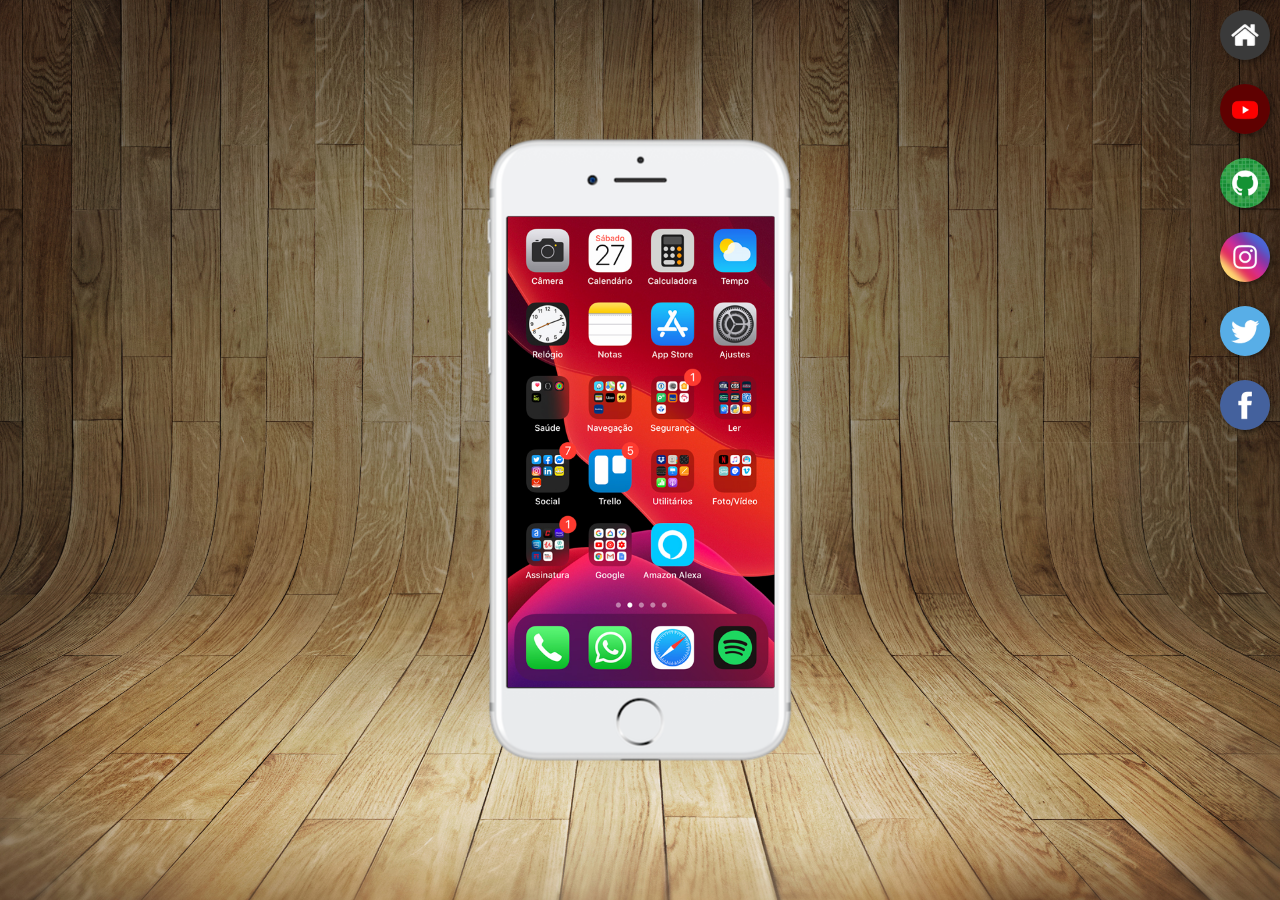
<file: index.html>
<!DOCTYPE html>
<html lang="pt-br">
<head>
    <meta charset="UTF-8">
    <meta http-equiv="X-UA-Compatible" content="IE=edge">
    <meta name="viewport" content="width=device-width, initial-scale=1.0">
    <link rel="shortcut icon" href="favicon.ico" type="image/x-icon">
    <link rel="stylesheet" href="estilos/style.css">
    <title>Projeto Redes Sociais</title>
</head>
<body>
    <main>
        <section id="telefone">
            <iframe src="home.html" frameborder="0" name="tela" id="tela">
                Seu navegador não é compatível com isso.
            </iframe>
        </section>
        <section id="redes-sociais">
            <a href="home.html" target="tela">
                <img src="imagens/logo-home.jpg" alt="Home">
            </a><br>
            <a href="youtube.html" target="tela">
                <img src="imagens/logo-youtube.jpg" alt="Youtube">
            </a><br>
            <a href="github.html" target="tela">
                <img src="imagens/logo-github.jpg" alt="Github">
            </a><br>
            <a href="instagram.html" target="tela">
                <img src="imagens/logo-instagram.jpg" alt="Instagram">
            </a><br>
            <a href="twitter.html" target="tela">
                <img src="imagens/logo-twitter.jpg" alt="Twitter">
            </a><br>
            <a href="facebook.html" target="tela">
                <img src="imagens/logo-facebook.jpg" alt="Facebook">
            </a>
        </section>
    </main>
</body>
</html>
</file>
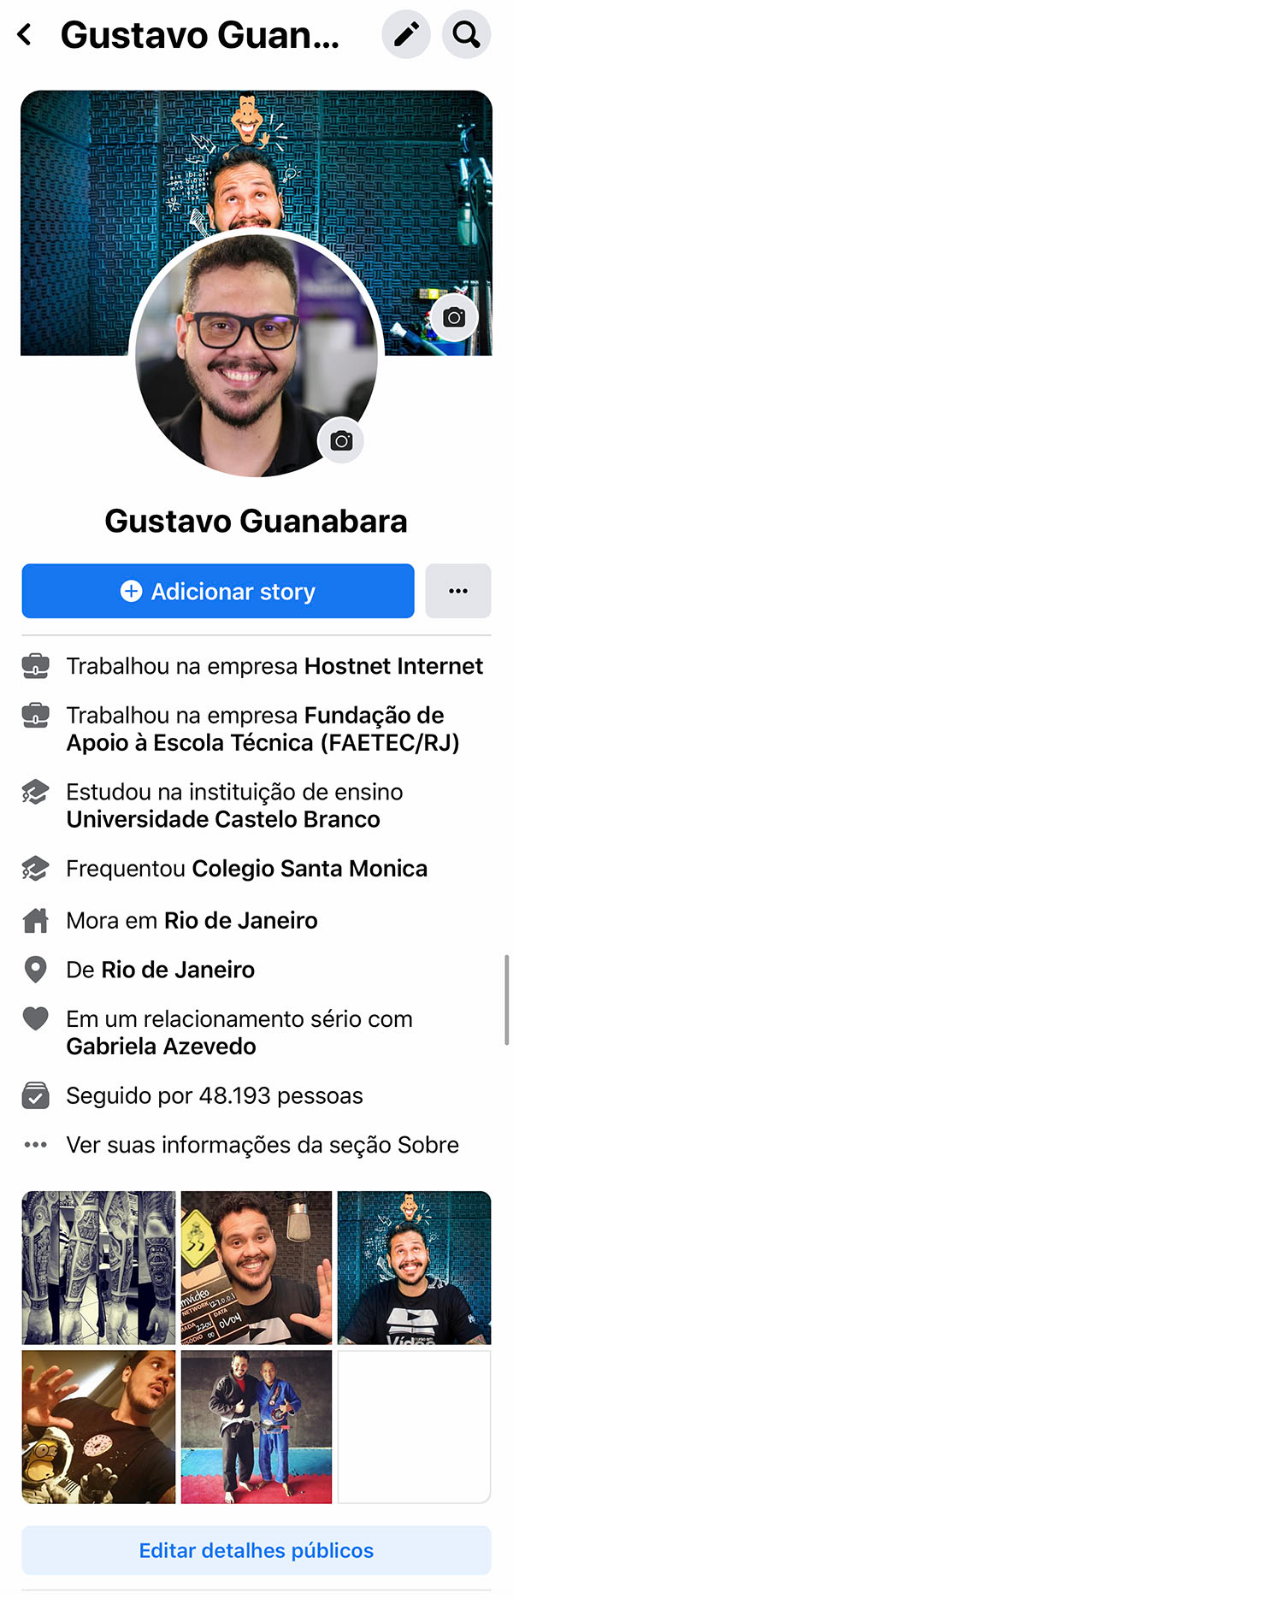
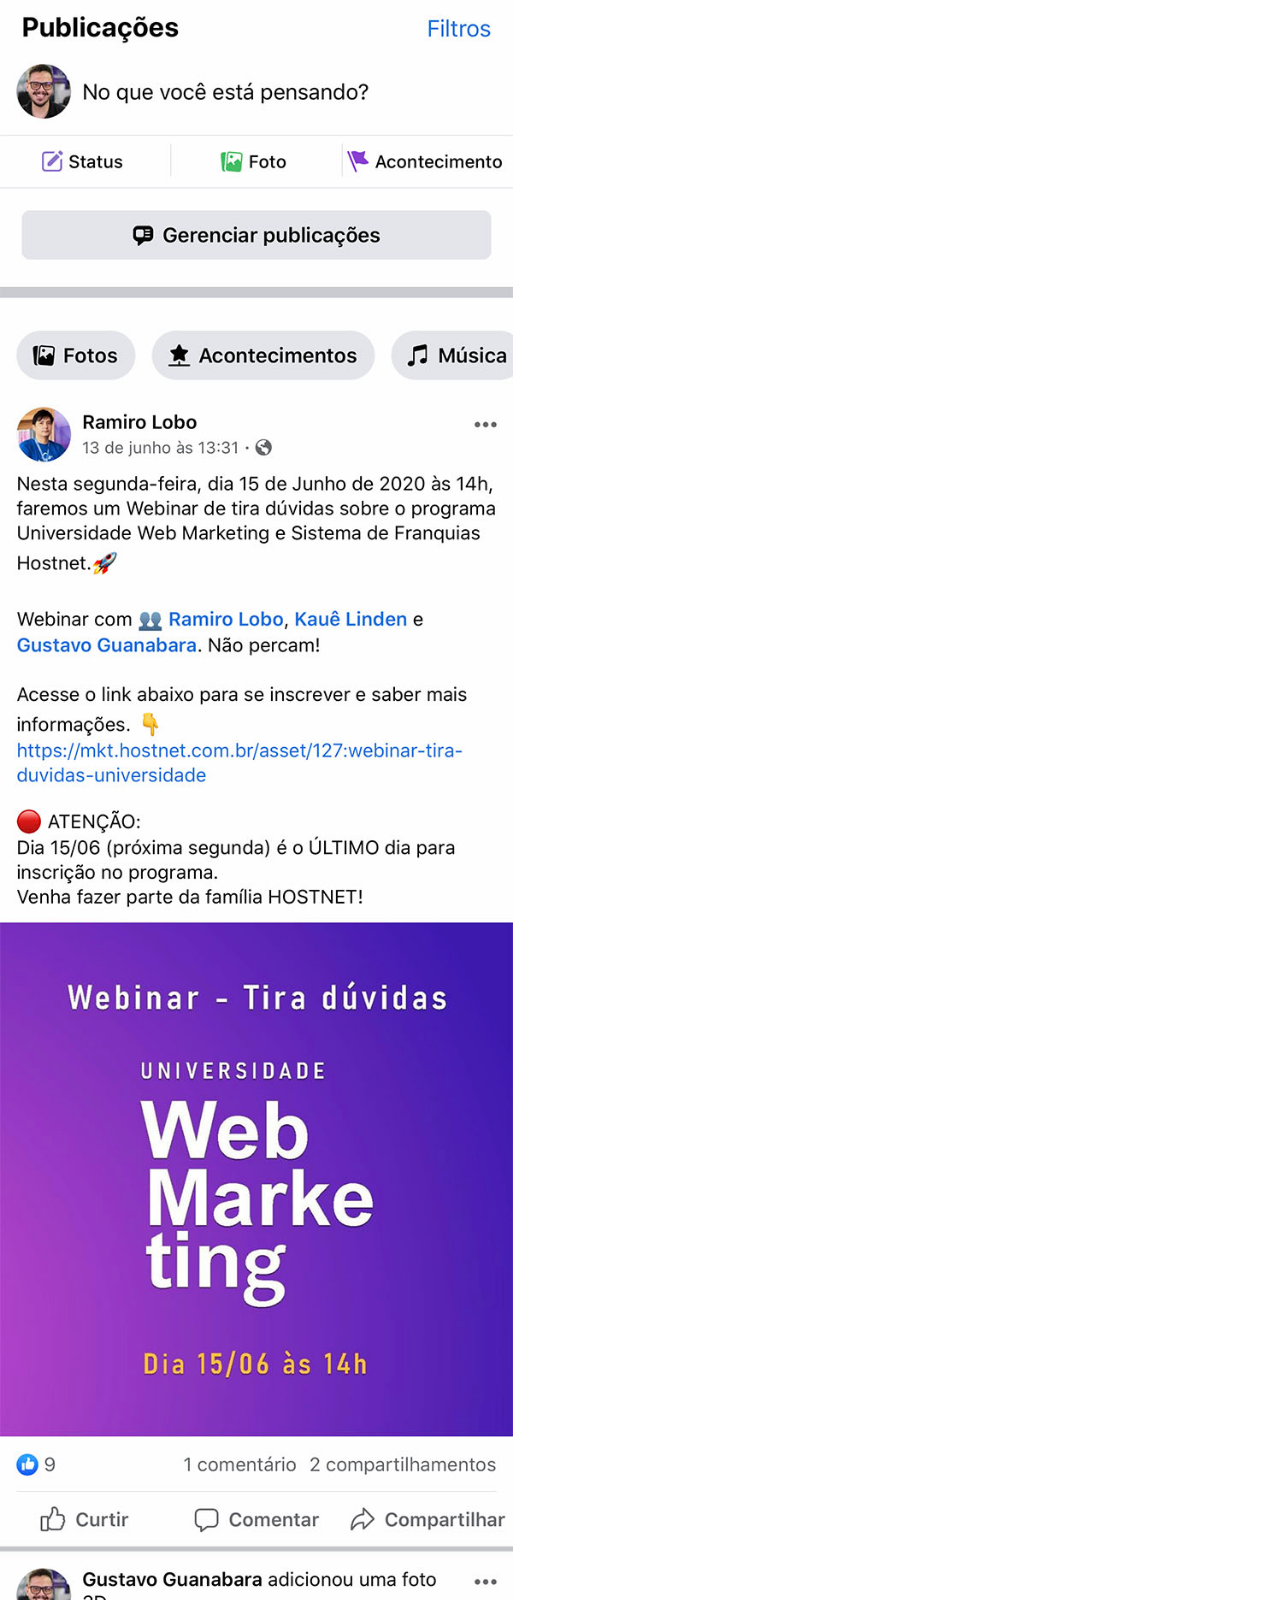
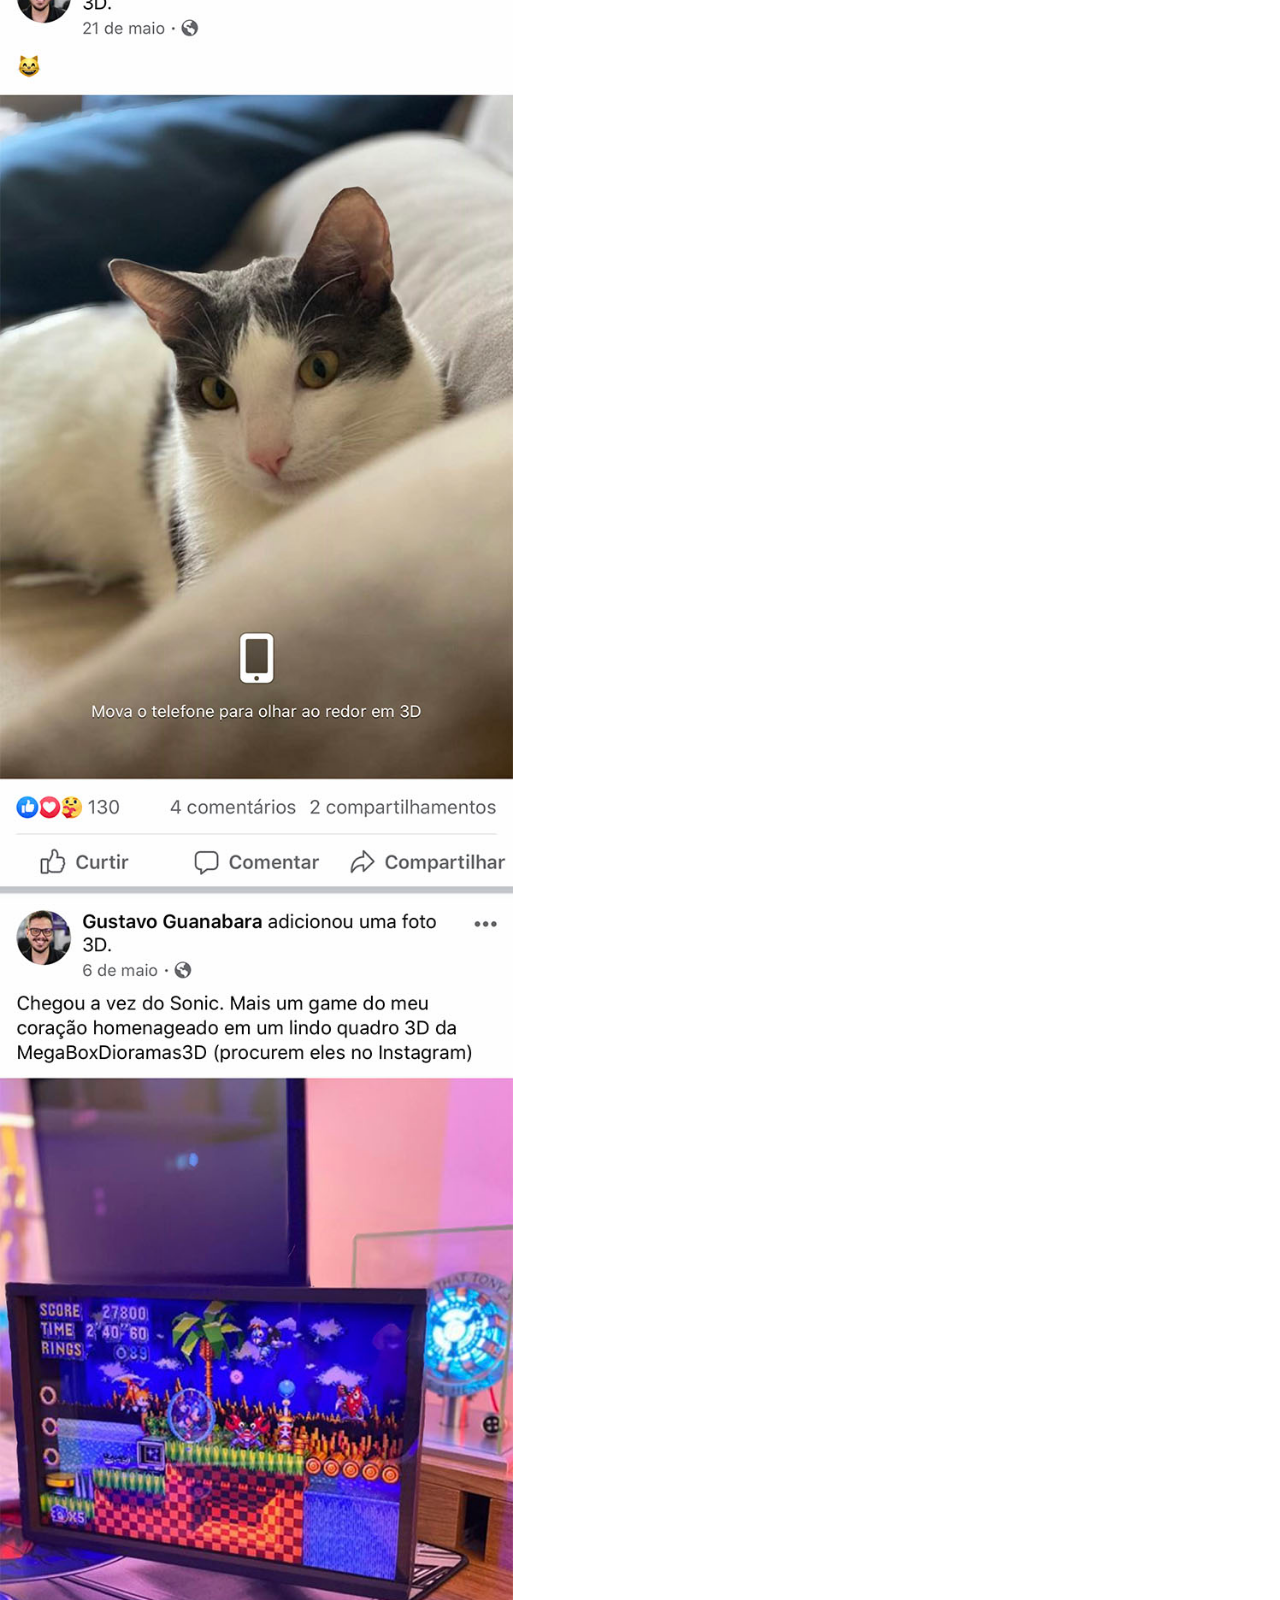
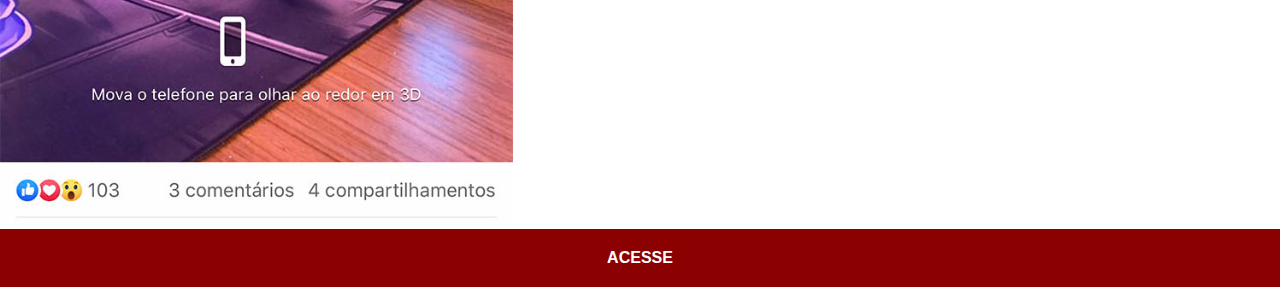
<file: facebook.html>
<!DOCTYPE html>
<html lang="pt-br">
<head>
    <meta charset="UTF-8">
    <meta http-equiv="X-UA-Compatible" content="IE=edge">
    <meta name="viewport" content="width=device-width, initial-scale=1.0">
    <link rel="stylesheet" href="estilos/social.css">
    <title>Facebook</title>
</head>
<body>
    <img src="imagens/tela-facebook.jpg" alt="Facebook">
    <a href="https://www.facebook.com/brayam.roncalli/" target="_blank">ACESSE</a>
</body>
</html>
</file>
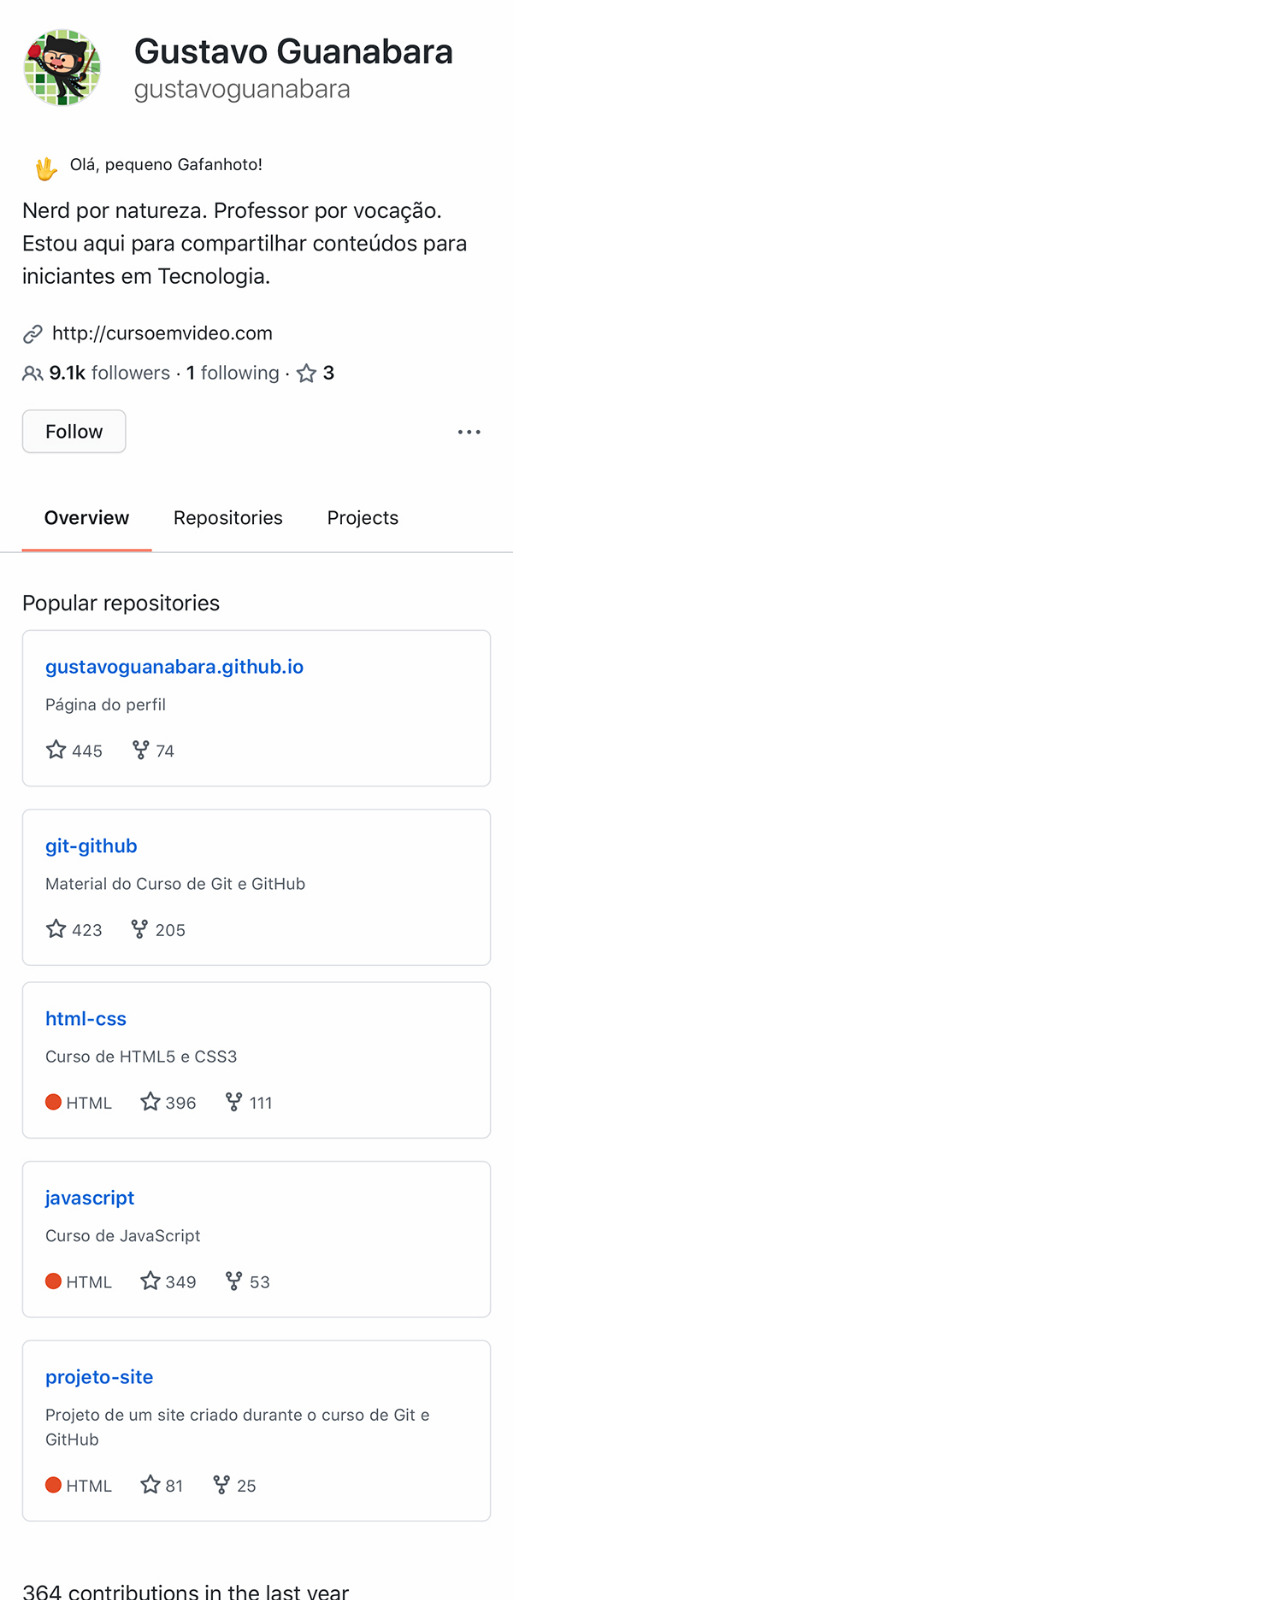
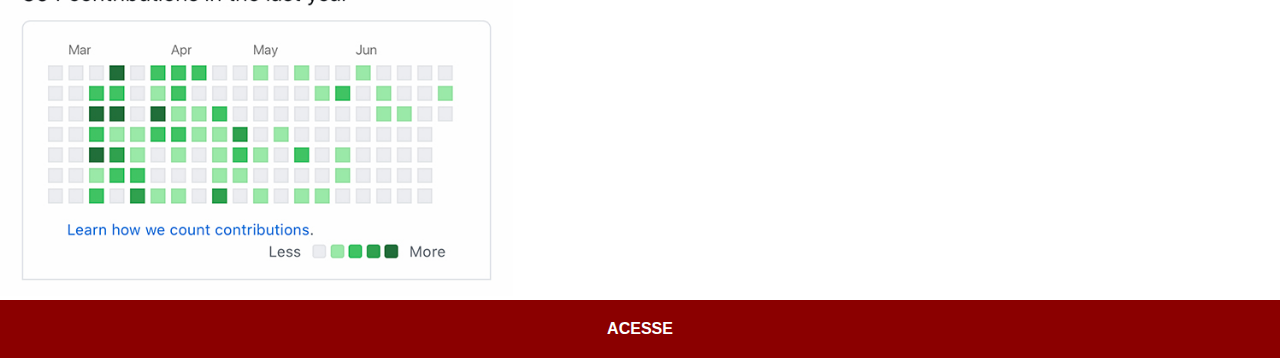
<file: github.html>
<!DOCTYPE html>
<html lang="pt-br">
<head>
    <meta charset="UTF-8">
    <meta http-equiv="X-UA-Compatible" content="IE=edge">
    <meta name="viewport" content="width=device-width, initial-scale=1.0">
    <link rel="stylesheet" href="estilos/social.css">
    <title>Github</title>
</head>
<body>
    <img src="imagens/tela-github.jpg" alt="Github">
    <a href="https://github.com/brayamferreira" target="_blank">ACESSE</a>
</body>
</html>
</file>
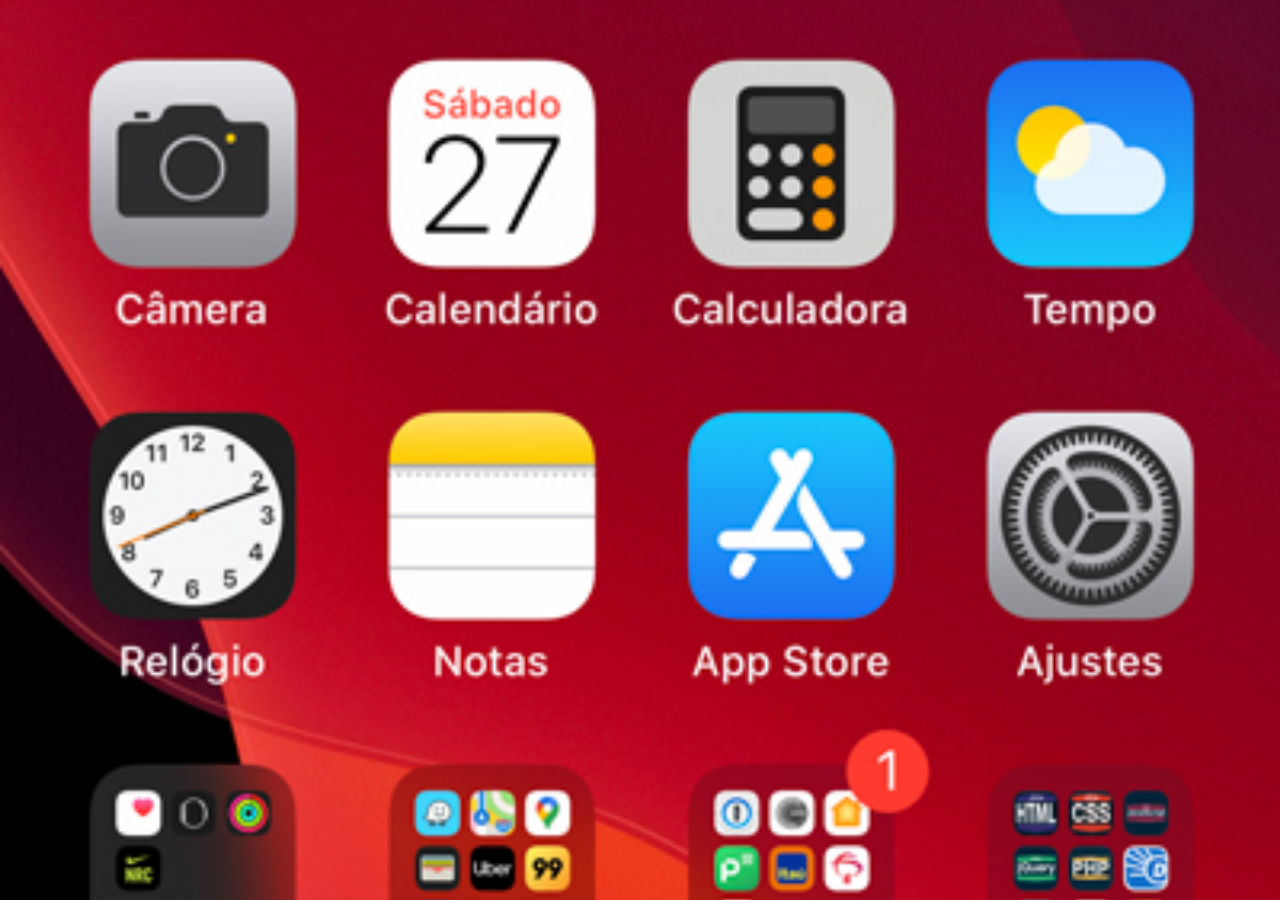
<file: home.html>
<!DOCTYPE html>
<html lang="pt-br">
<head>
    <meta charset="UTF-8">
    <meta http-equiv="X-UA-Compatible" content="IE=edge">
    <meta name="viewport" content="width=device-width, initial-scale=1.0">
    <title>Home</title>
    <style>
        * {
            margin: 0px;
            padding: 0px;
        }

        body {
            width: 100vw;
            height: 100vh;
            background: black url('imagens/tela-home.jpg') no-repeat top center;
            background-size: cover;
        }
    </style>
</head>
<body>
    
</body>
</html>
</file>
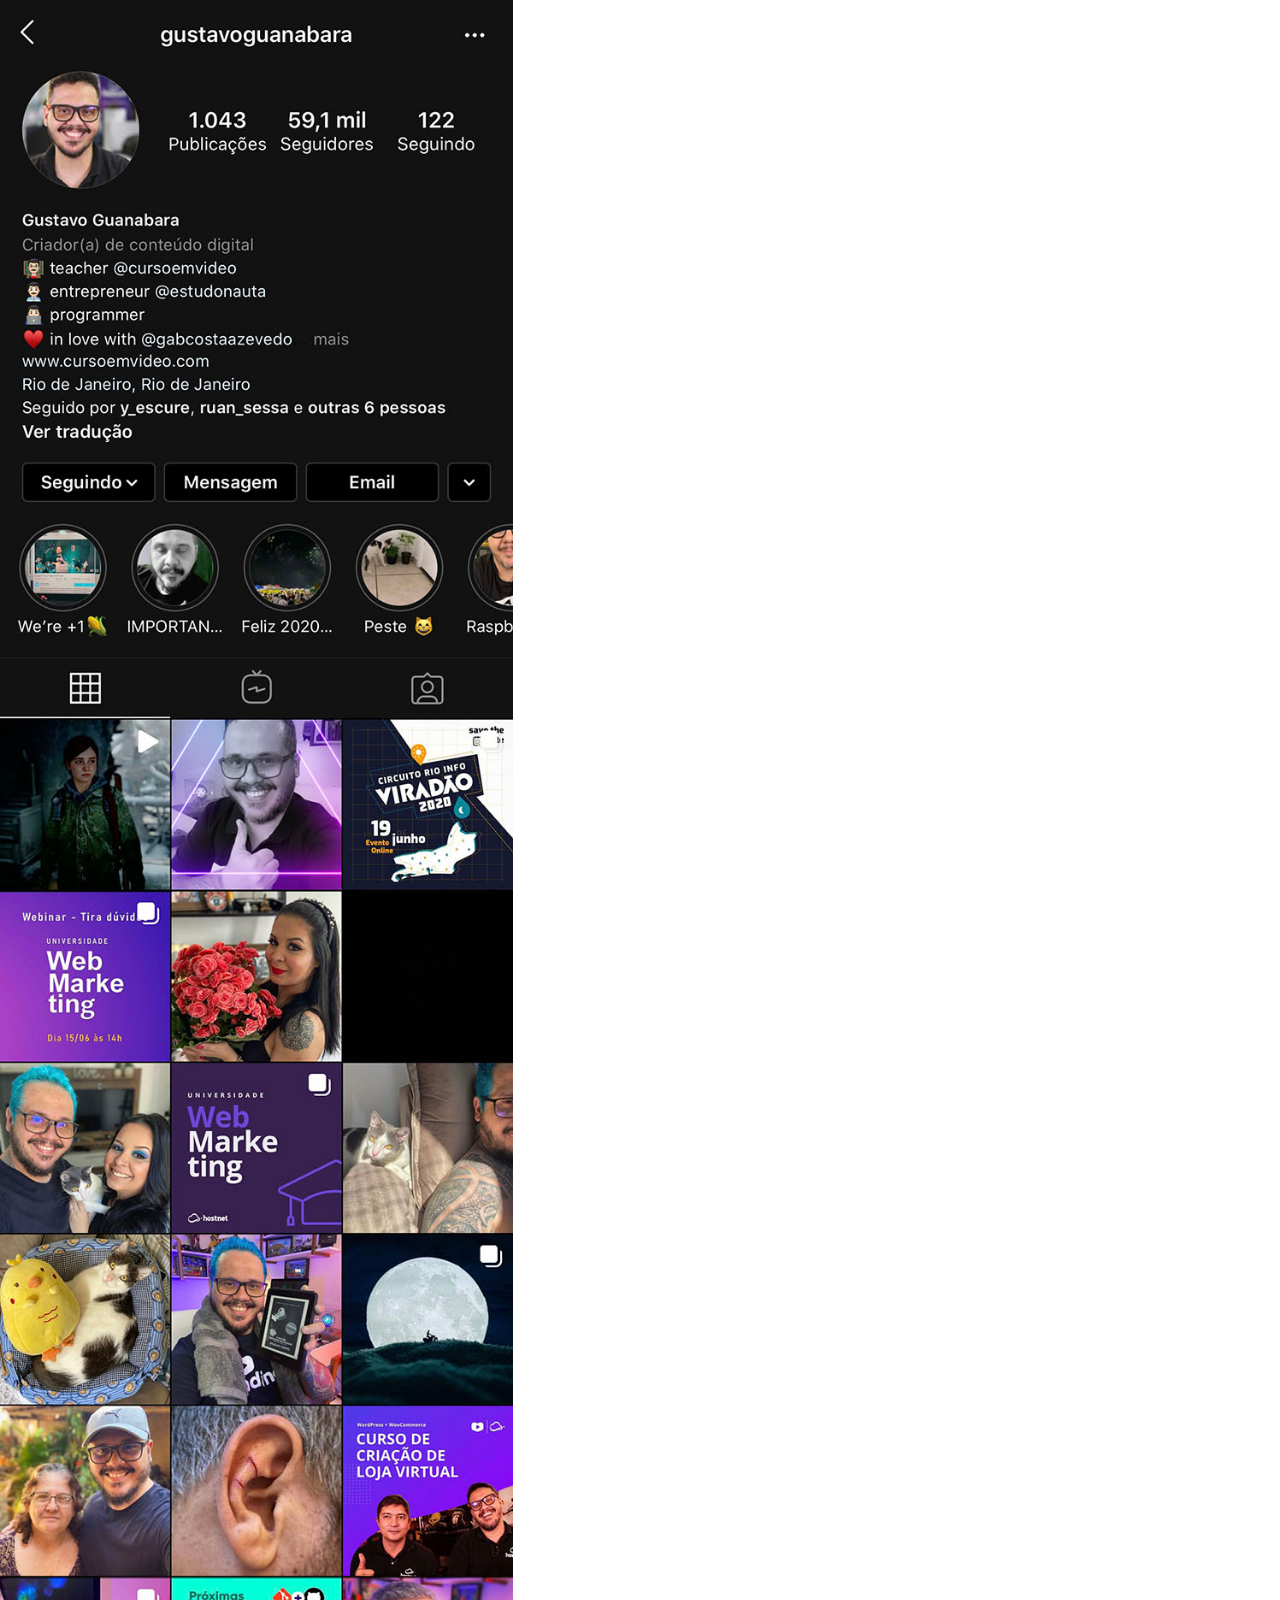
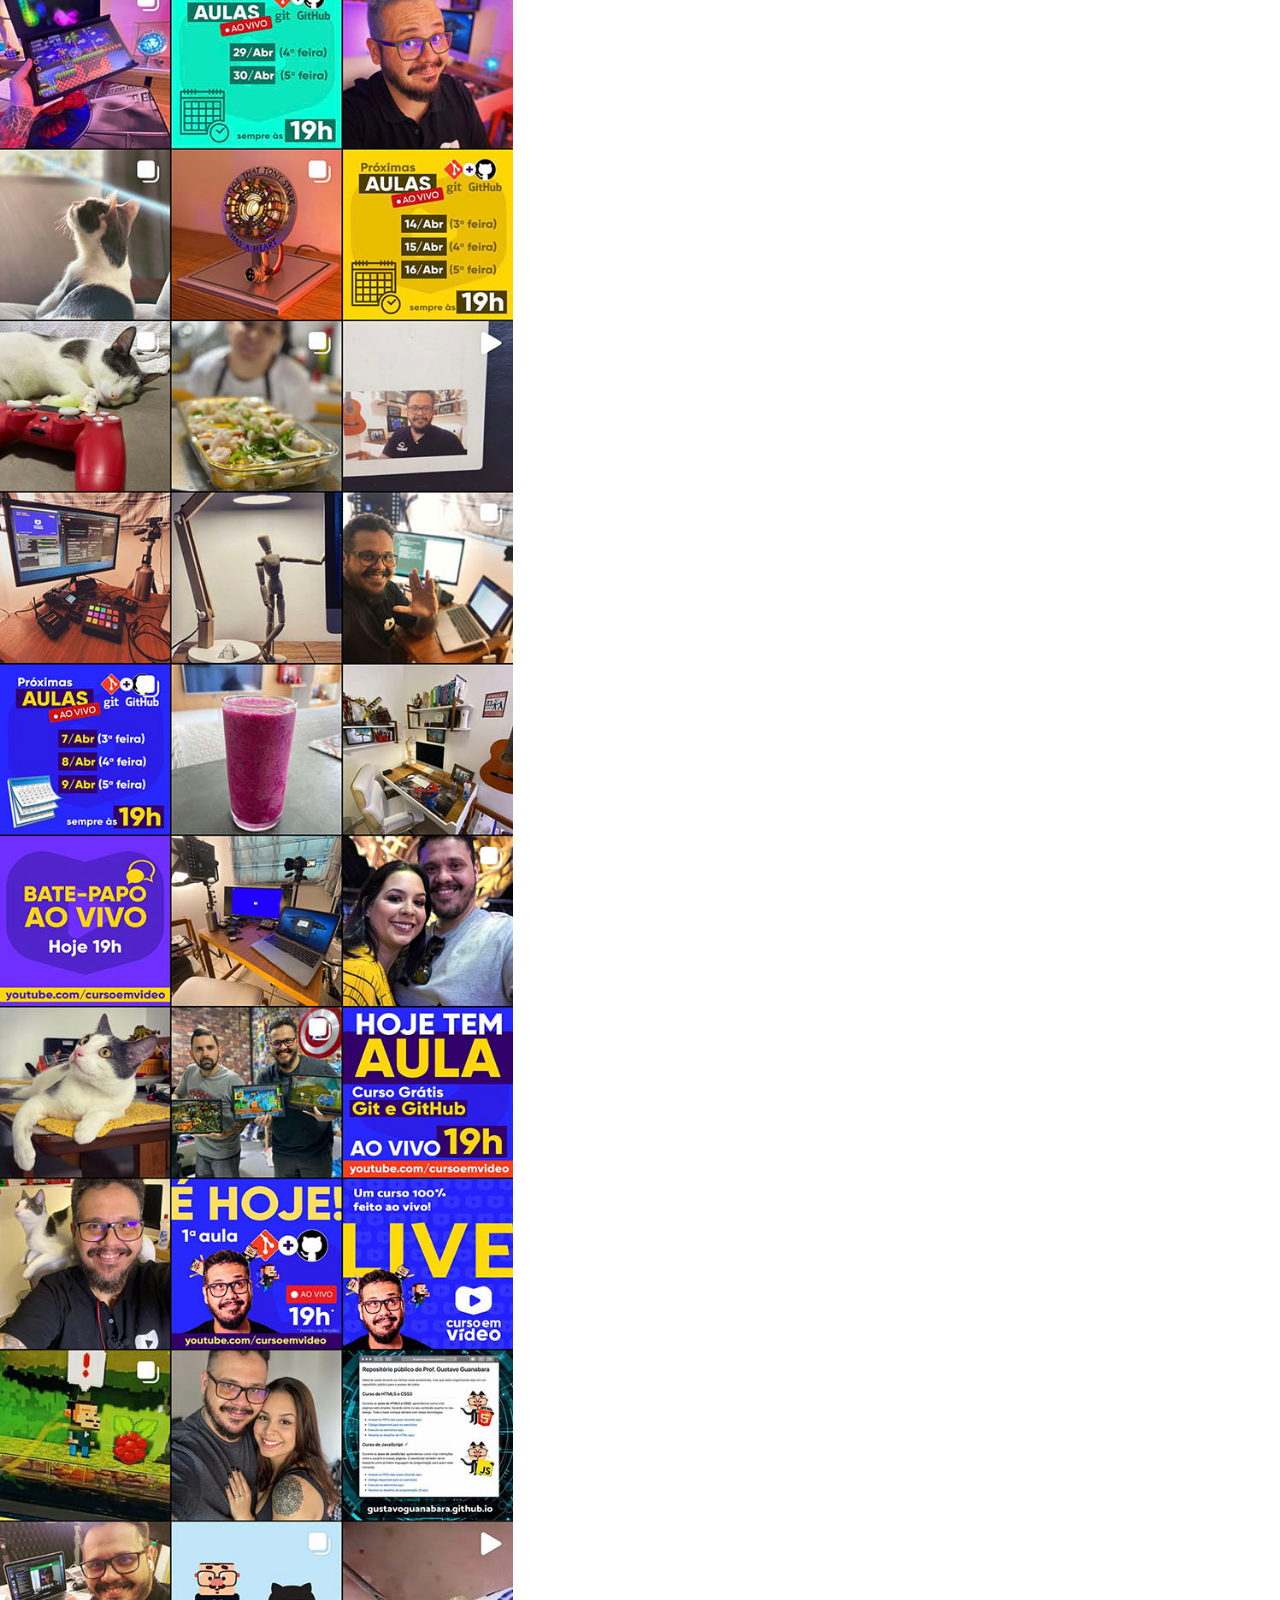
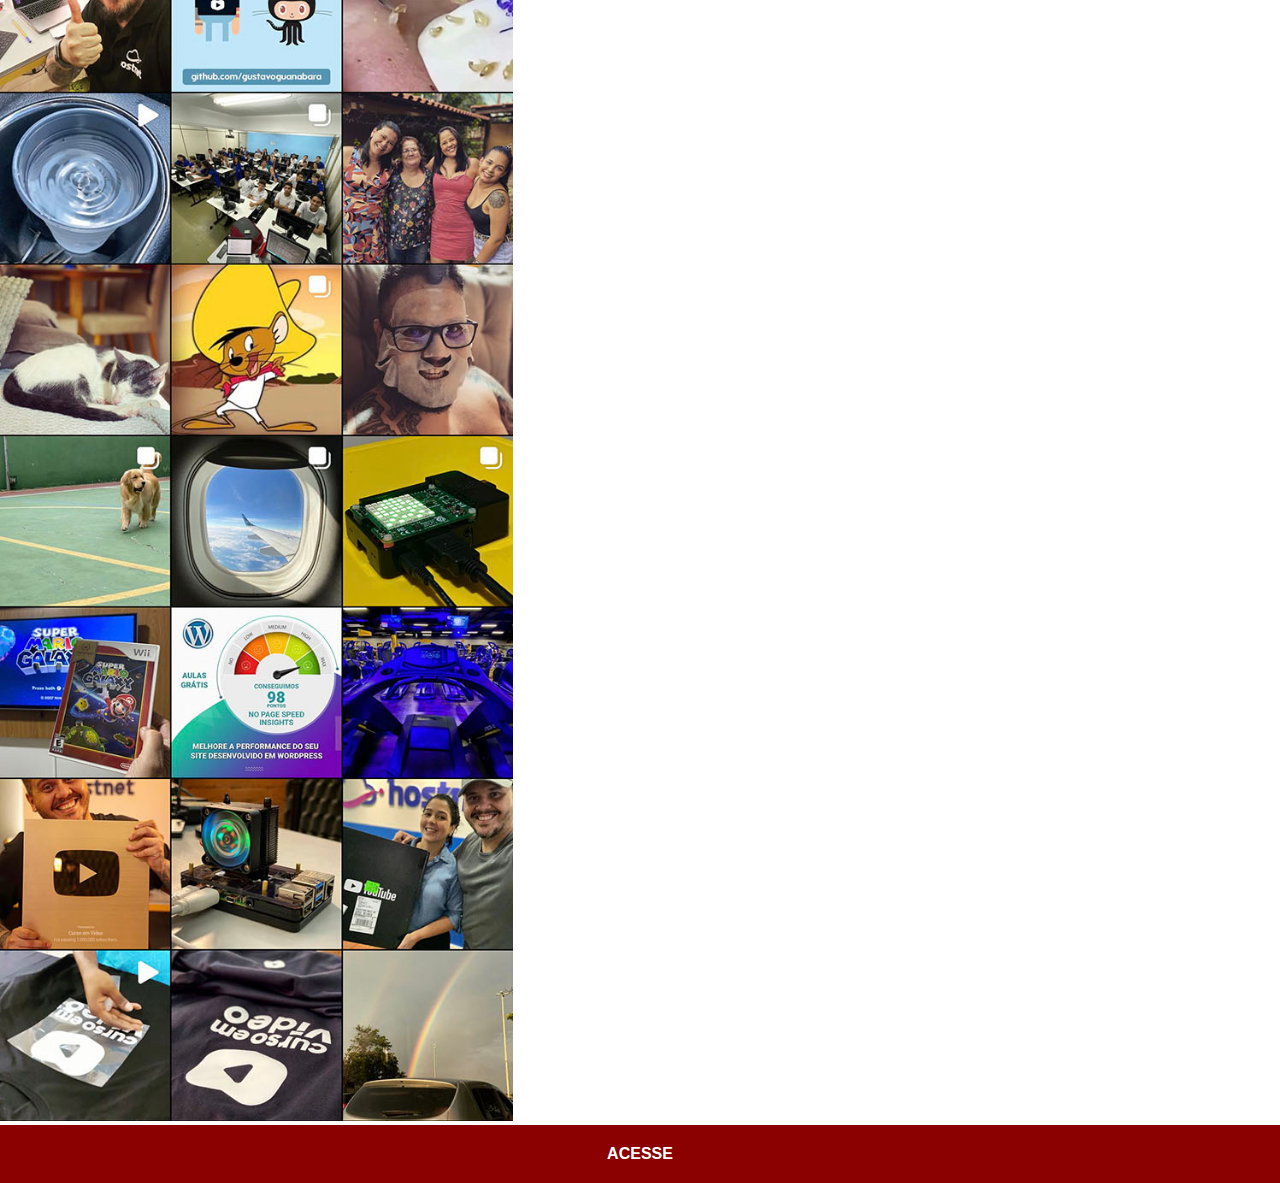
<file: instagram.html>
<!DOCTYPE html>
<html lang="pt-br">
<head>
    <meta charset="UTF-8">
    <meta http-equiv="X-UA-Compatible" content="IE=edge">
    <meta name="viewport" content="width=device-width, initial-scale=1.0">
    <link rel="stylesheet" href="estilos/social.css">
    <title>Github</title>
</head>
<body>
    <img src="imagens/tela-instagram.jpg" alt="Instagram">
    <a href="https://www.instagram.com/brayamroncalli/" target="_blank">ACESSE</a>
</body>
</html>
</file>
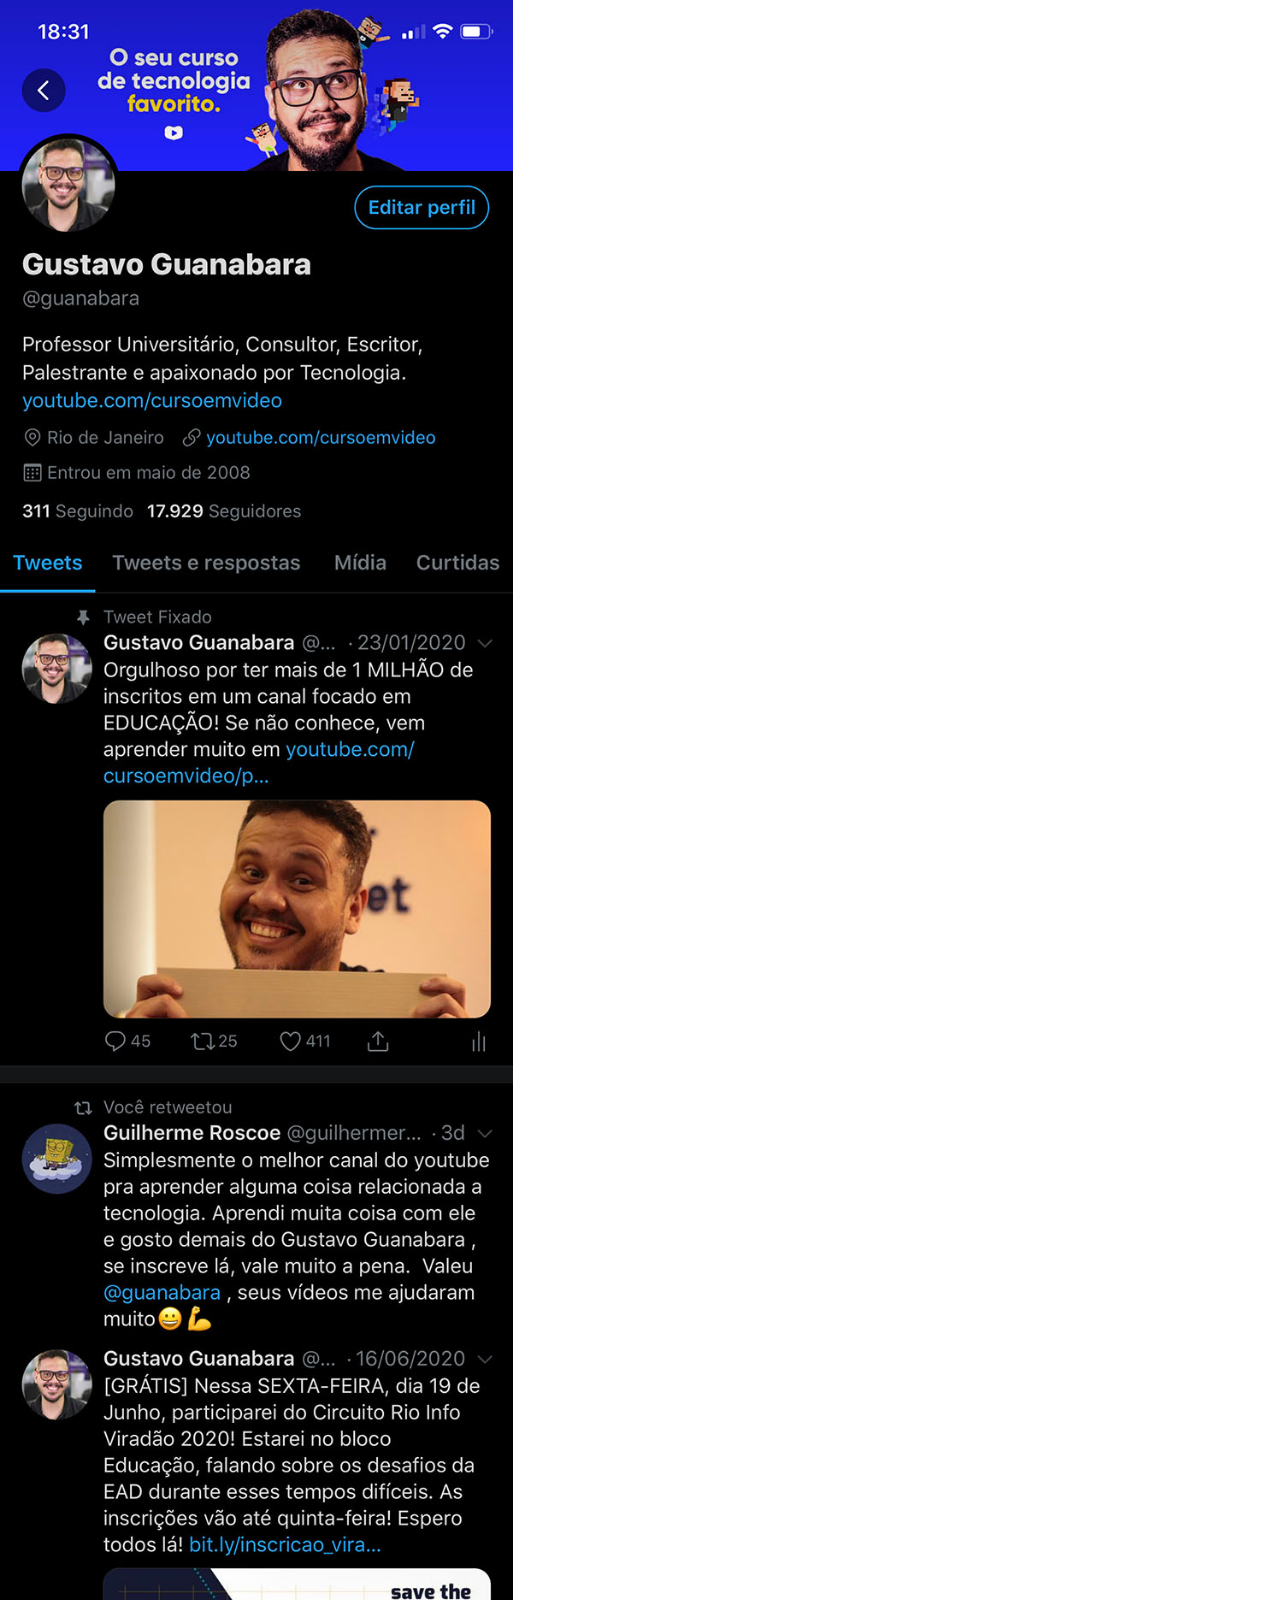
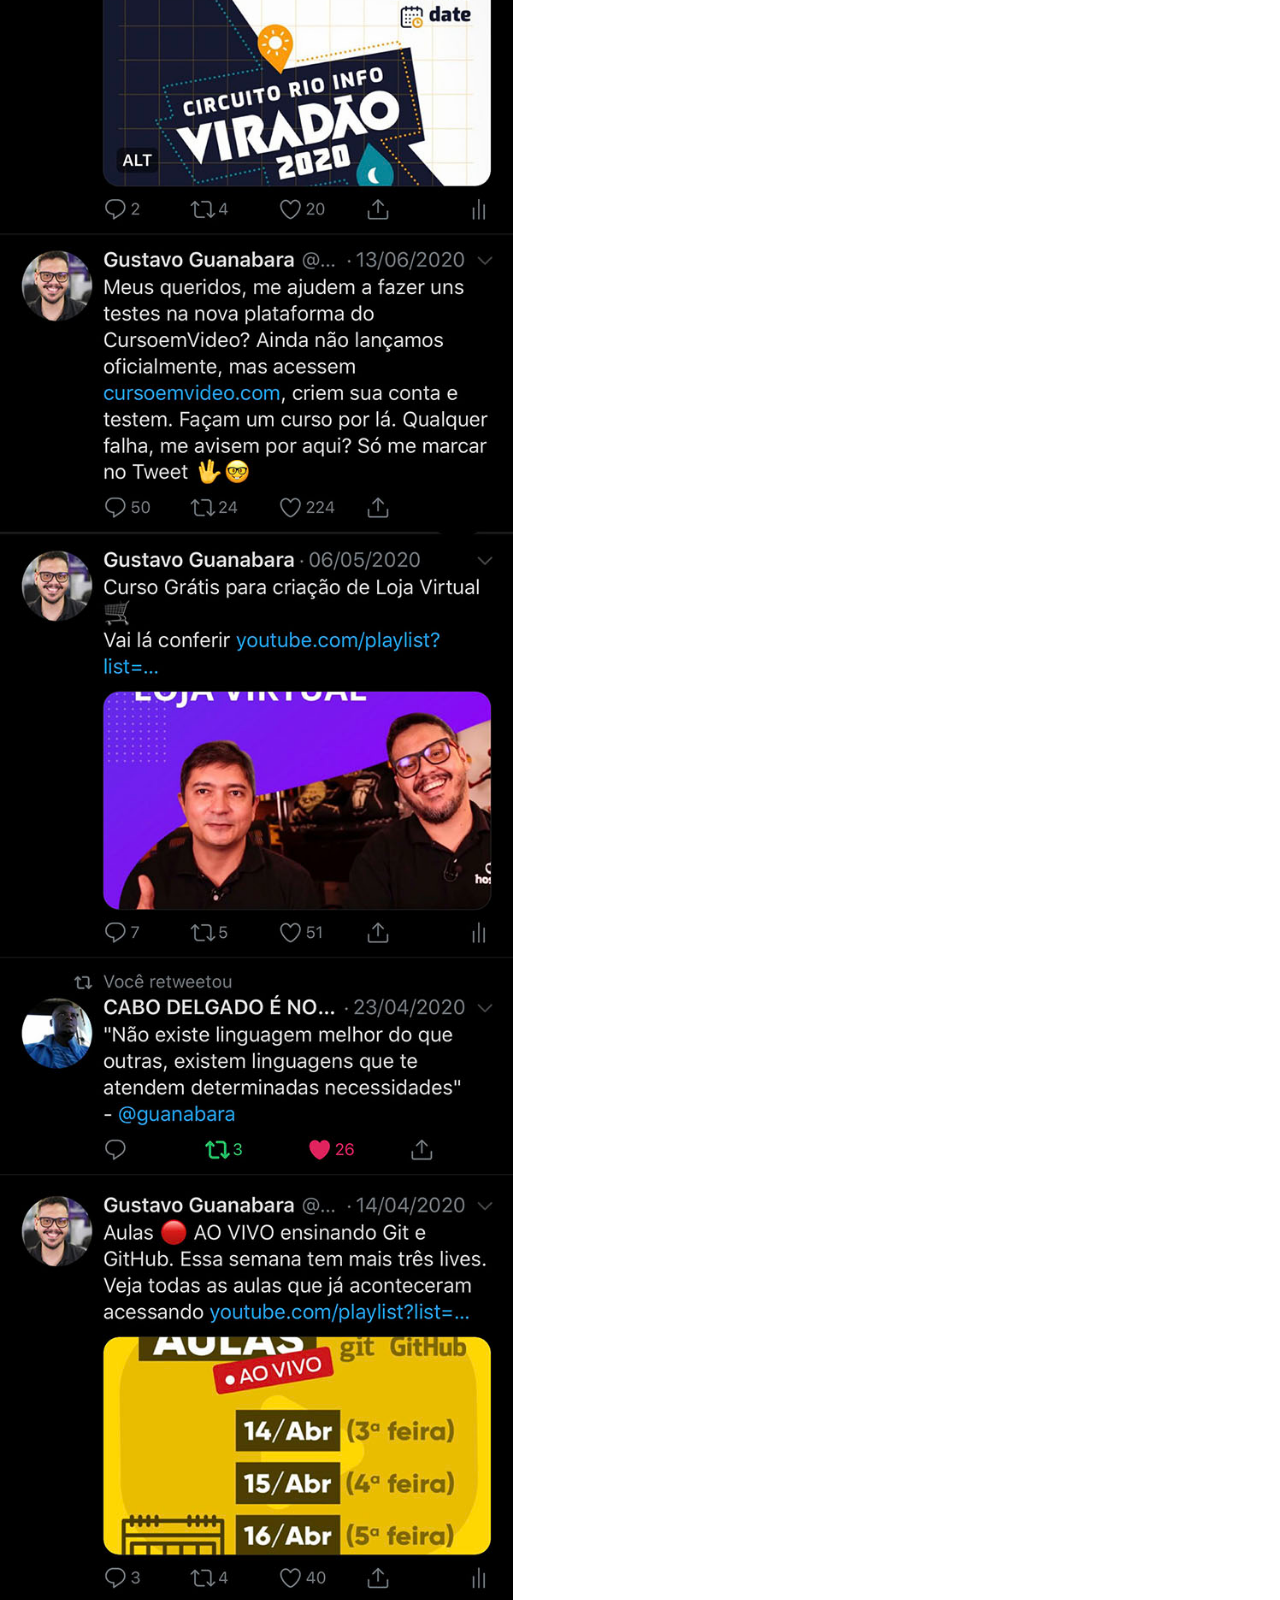
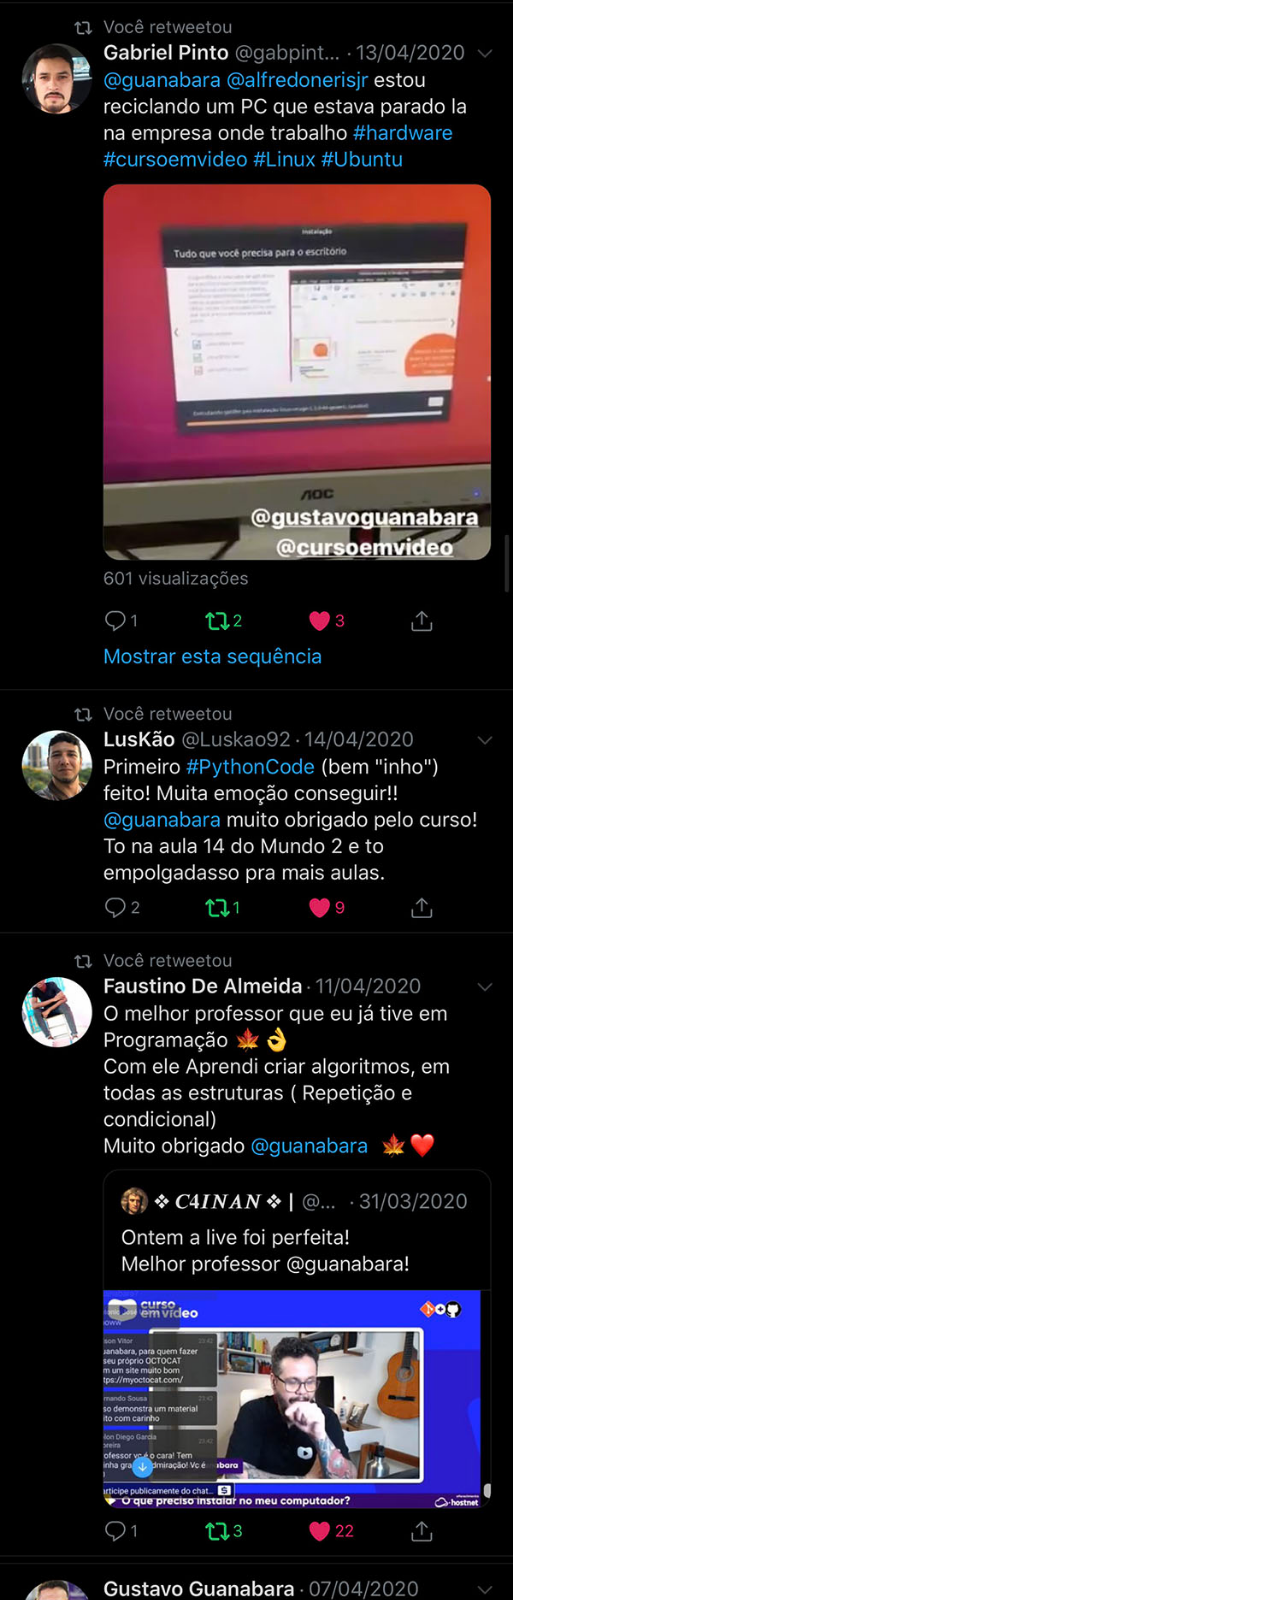
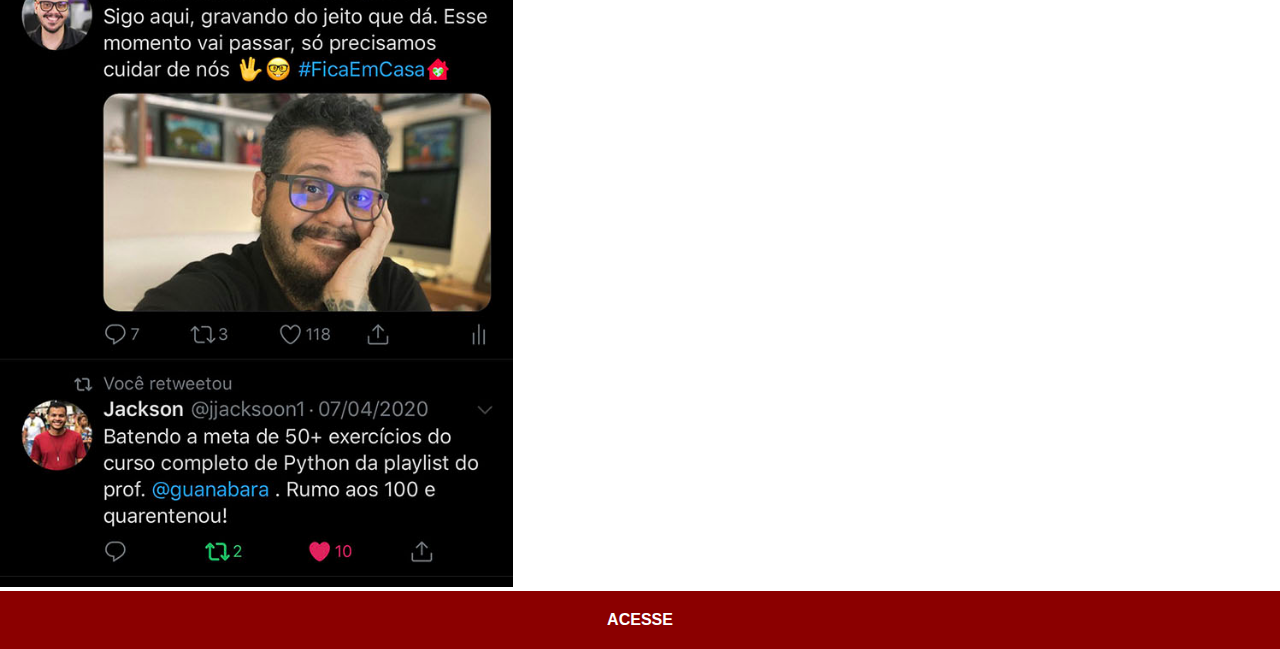
<file: twitter.html>
<!DOCTYPE html>
<html lang="pt-br">
<head>
    <meta charset="UTF-8">
    <meta http-equiv="X-UA-Compatible" content="IE=edge">
    <meta name="viewport" content="width=device-width, initial-scale=1.0">
    <link rel="stylesheet" href="estilos/social.css">
    <title>Twitter</title>
</head>
<body>
    <img src="imagens/tela-twitter.jpg" alt="Twitter">
    <a href="https://twitter.com/brayamdias" target="_blank">ACESSE</a>
</body>
</html>
</file>
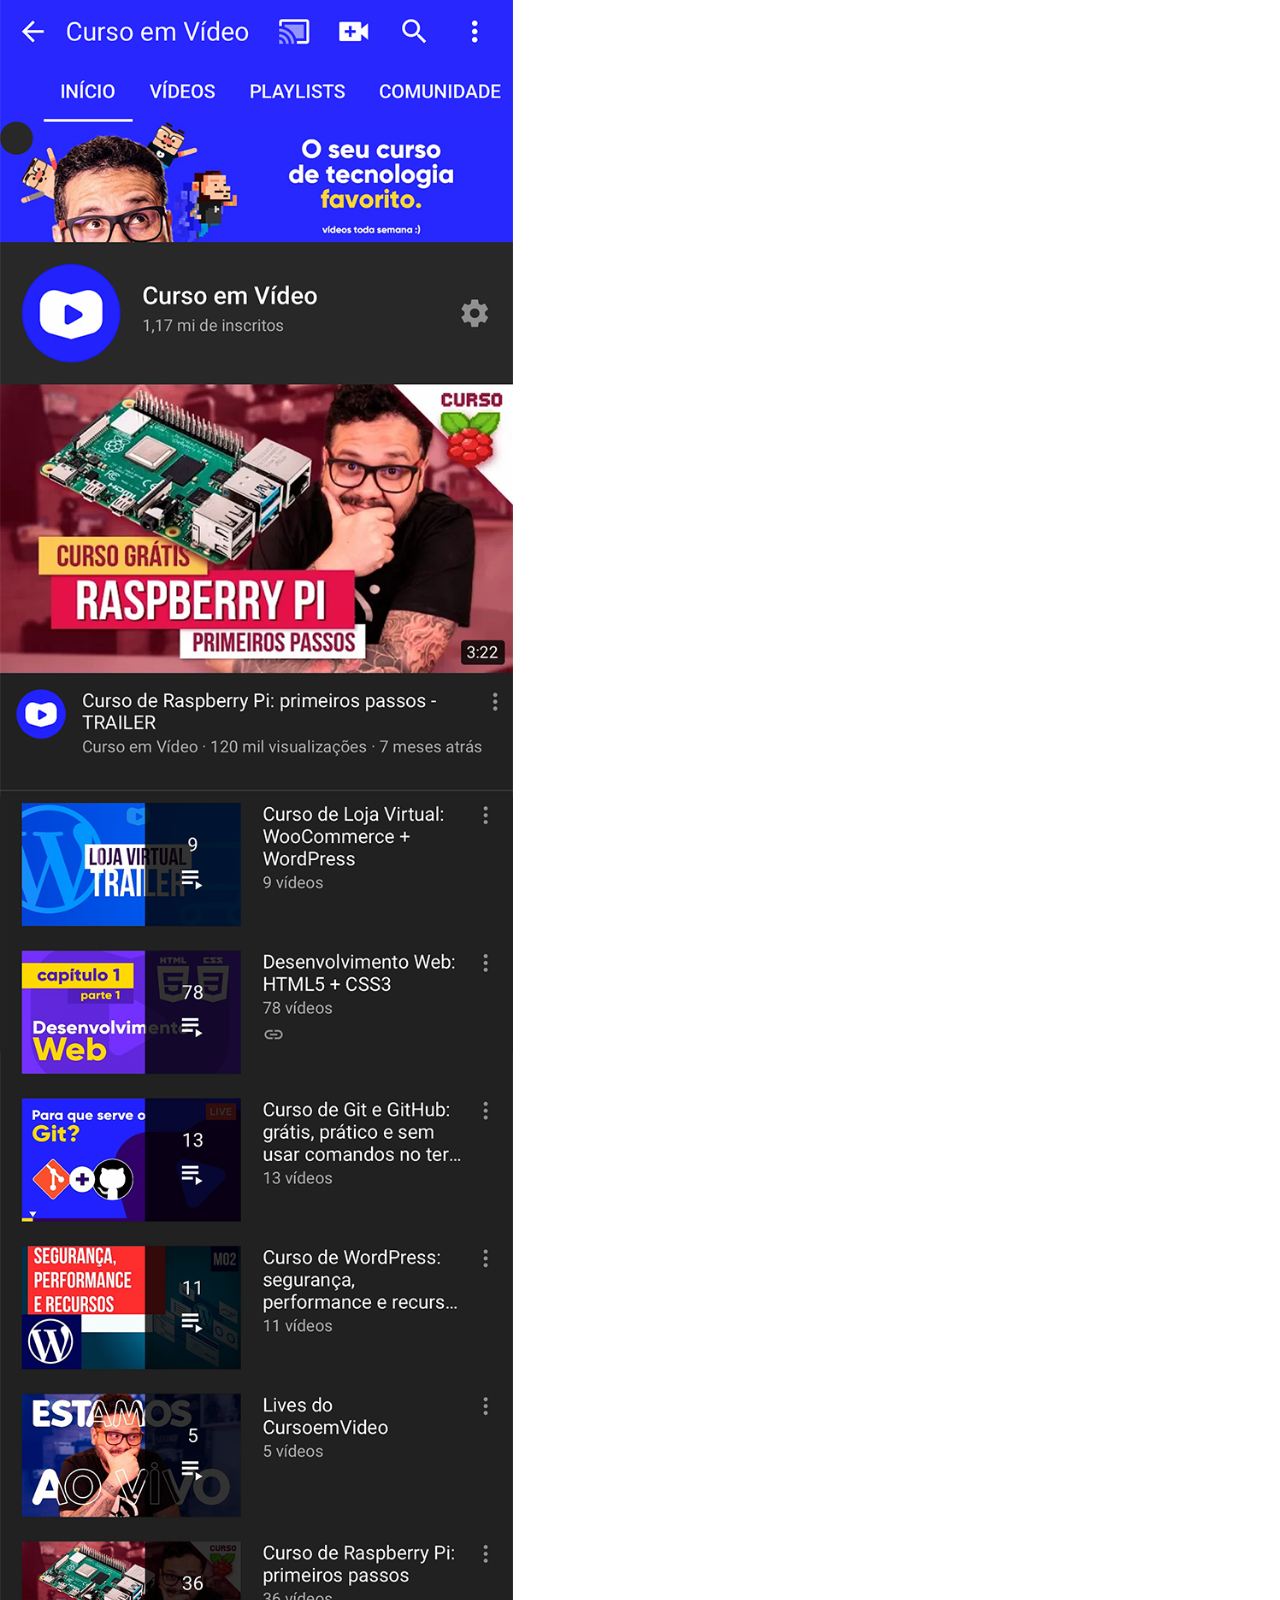
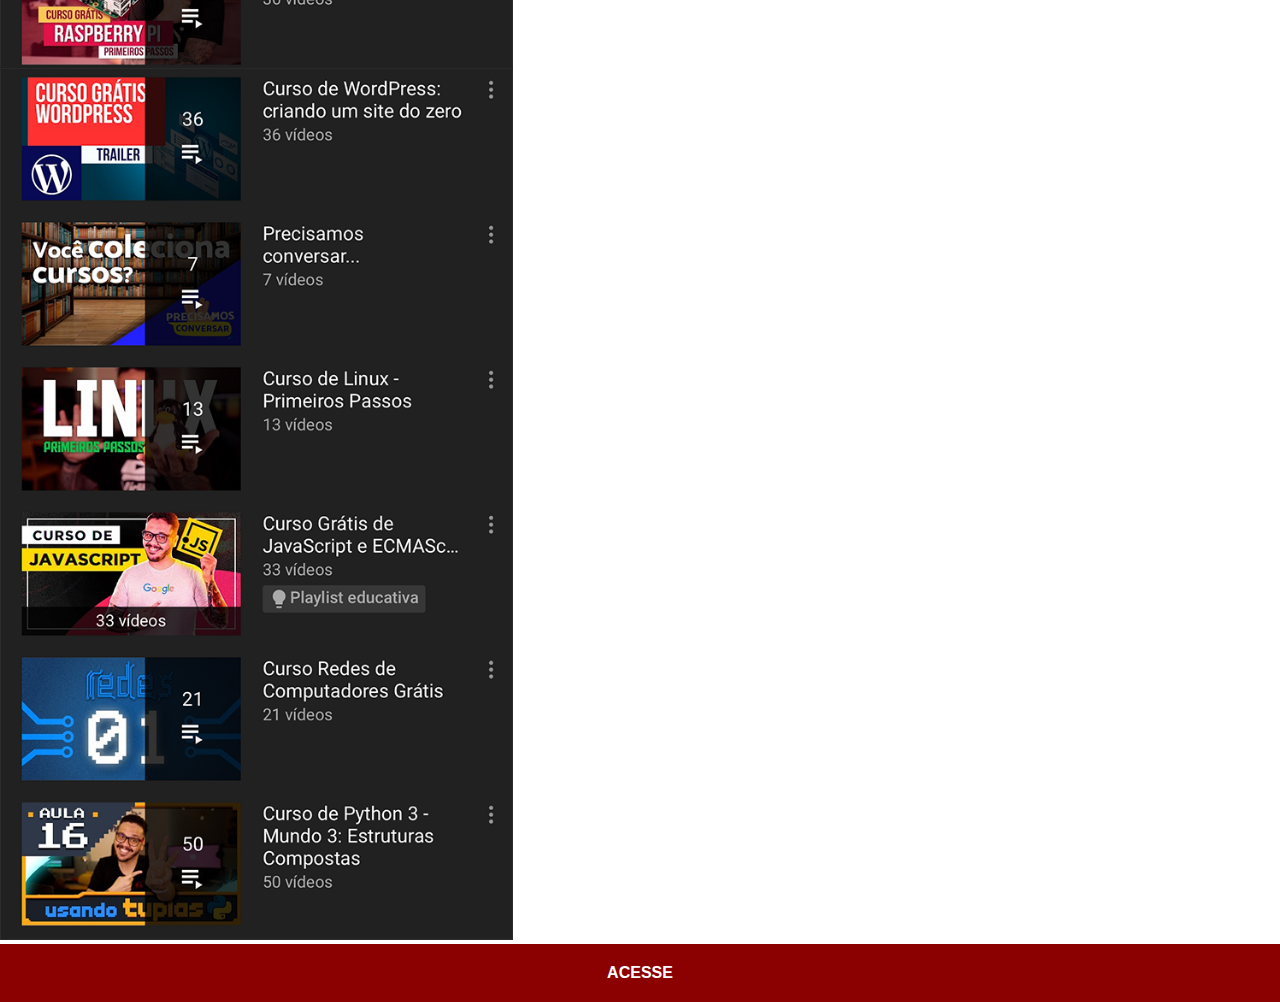
<file: youtube.html>
<!DOCTYPE html>
<html lang="pt-br">
<head>
    <meta charset="UTF-8">
    <meta http-equiv="X-UA-Compatible" content="IE=edge">
    <meta name="viewport" content="width=device-width, initial-scale=1.0">
    <title>Youtube</title>
    <link rel="stylesheet" href="estilos/social.css">
</head>
<body>
    <img src="imagens/tela-youtube.png" alt="Youtube">
    <a href="https://www.youtube.com/channel/UC0LGO2i9iibFyjaAyKxQwSA" target="_blank">ACESSE</a>
</body>
</html>
</file>
<file: estilos/style.css>
@charset "UTF-8";

* {
    margin: 0px;
    padding: 0px;
    font-family: Arial, Helvetica, sans-serif;
}

html, body {
    height: 100vh;
    width: 100vw;
    background-color: black;
}

body {
    background: url('../imagens/fundo-madeira.jpg') no-repeat top center;
    background-size: cover;
    background-attachment: fixed;
}

main {
    position: relative;
    height: 100vh;
}

section#telefone {
    position: absolute;
    top: 50%;
    left: 50%;
    transform: translate(-50%, -50%);

    height: 627px;
    width: 311px;
    background: url('../imagens/frame-iphone.png') no-repeat;
}

iframe#tela {
    position: relative;
    top: 80px;
    left: 23px;
    width: 267px;
    height: 471px;
}

section#redes-sociais {
    text-align: right;
}

section#redes-sociais  img {
    width: 50px;
    margin: 10px;
    border-radius: 50%;
    box-shadow: 2px 2px 5px rgb(0, 0, 0, 0.400);
    box-sizing: border-box;
}

section#redes-sociais  img:hover {
    border: 2px solid rgba(255, 255, 255, 0.637);
    transform: translate(-3px, -3px);
    box-shadow: 5px 5px 10px rgba(0, 0, 0, 0.601);
    transition: transform .3s border 1s;
}
</file>
<file: estilos/social.css>
@charset "UTF-8";

* {
    margin: 0px;
    padding: 0px;
    font-family: Arial, Helvetica, sans-serif;
}

::-webkit-scrollbar {
    width: 0px;
    height: 0px;
}

img {
    width: 57vh;
}

a {
    display: block;
    background-color: darkred;
    color: white; 
    padding: 20px;
    text-align: center;
    font-weight: bolder;
    text-decoration: none;
    
}
</file>
